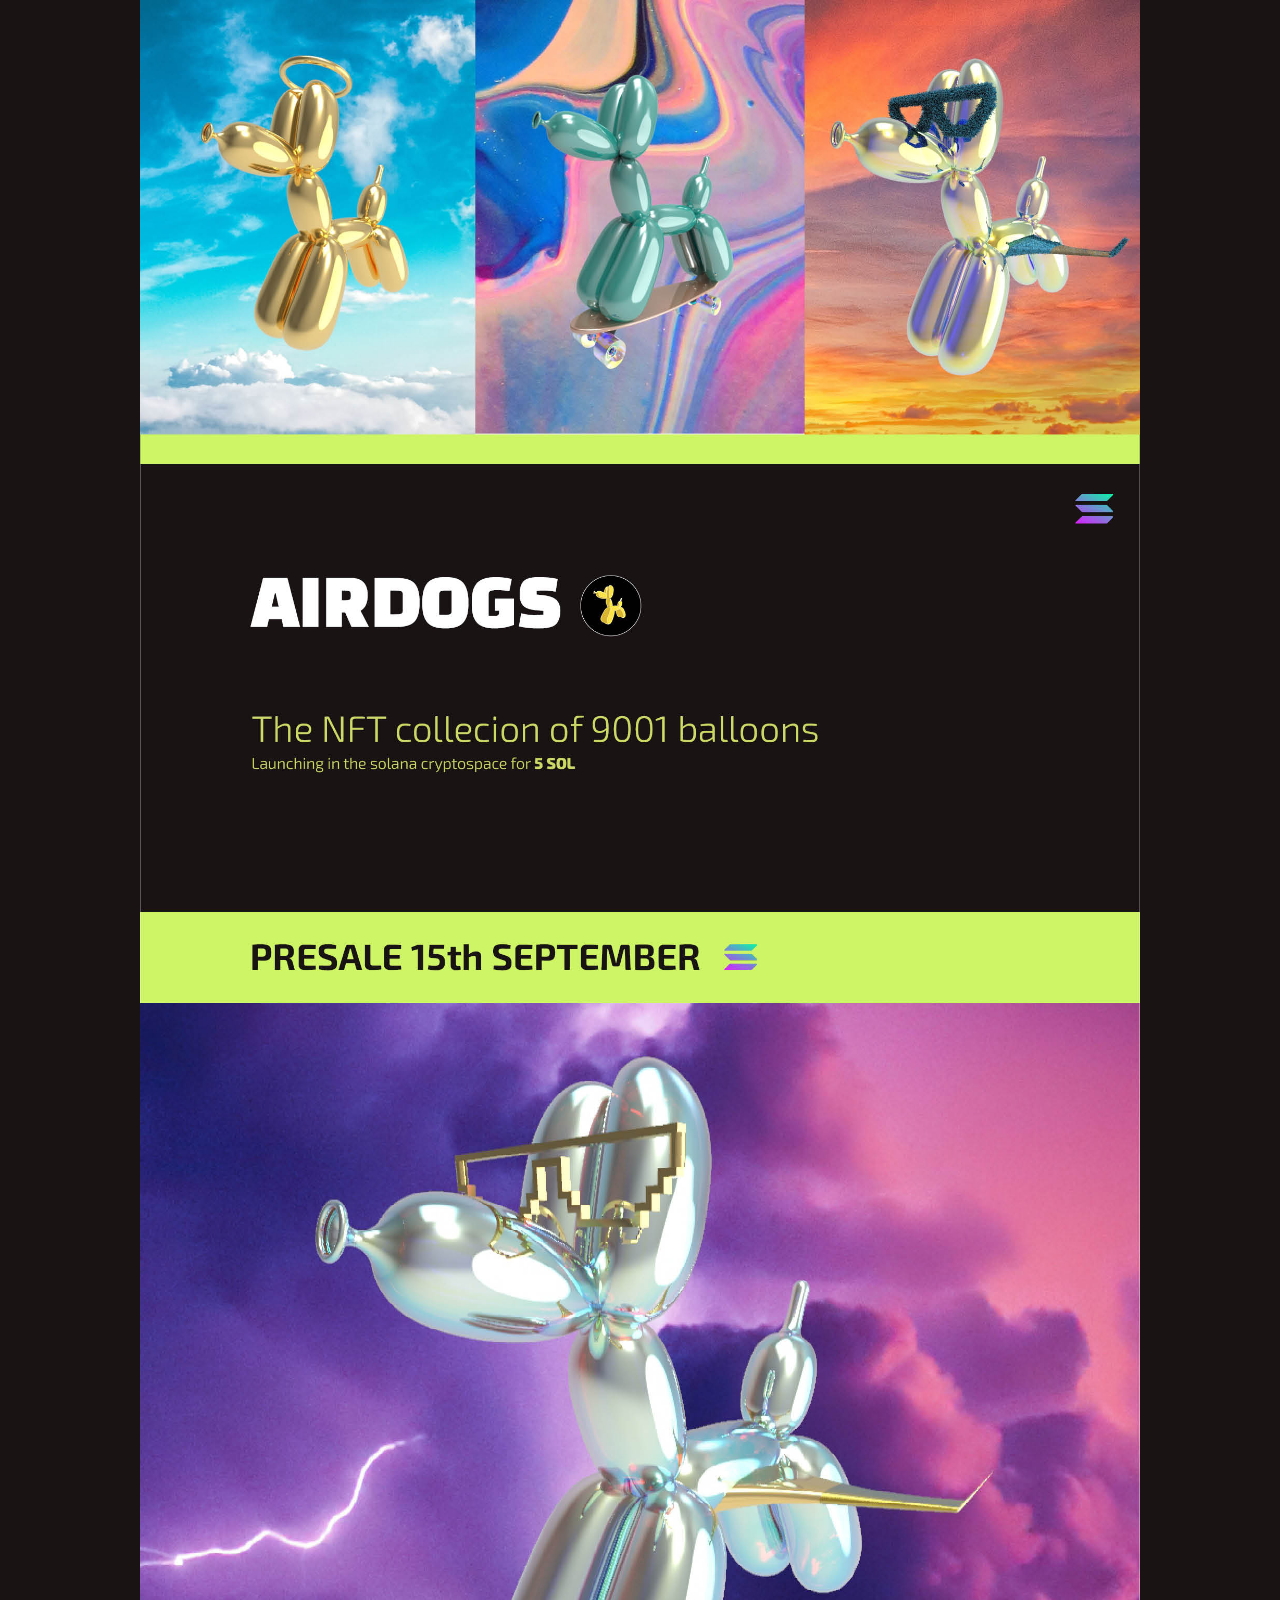
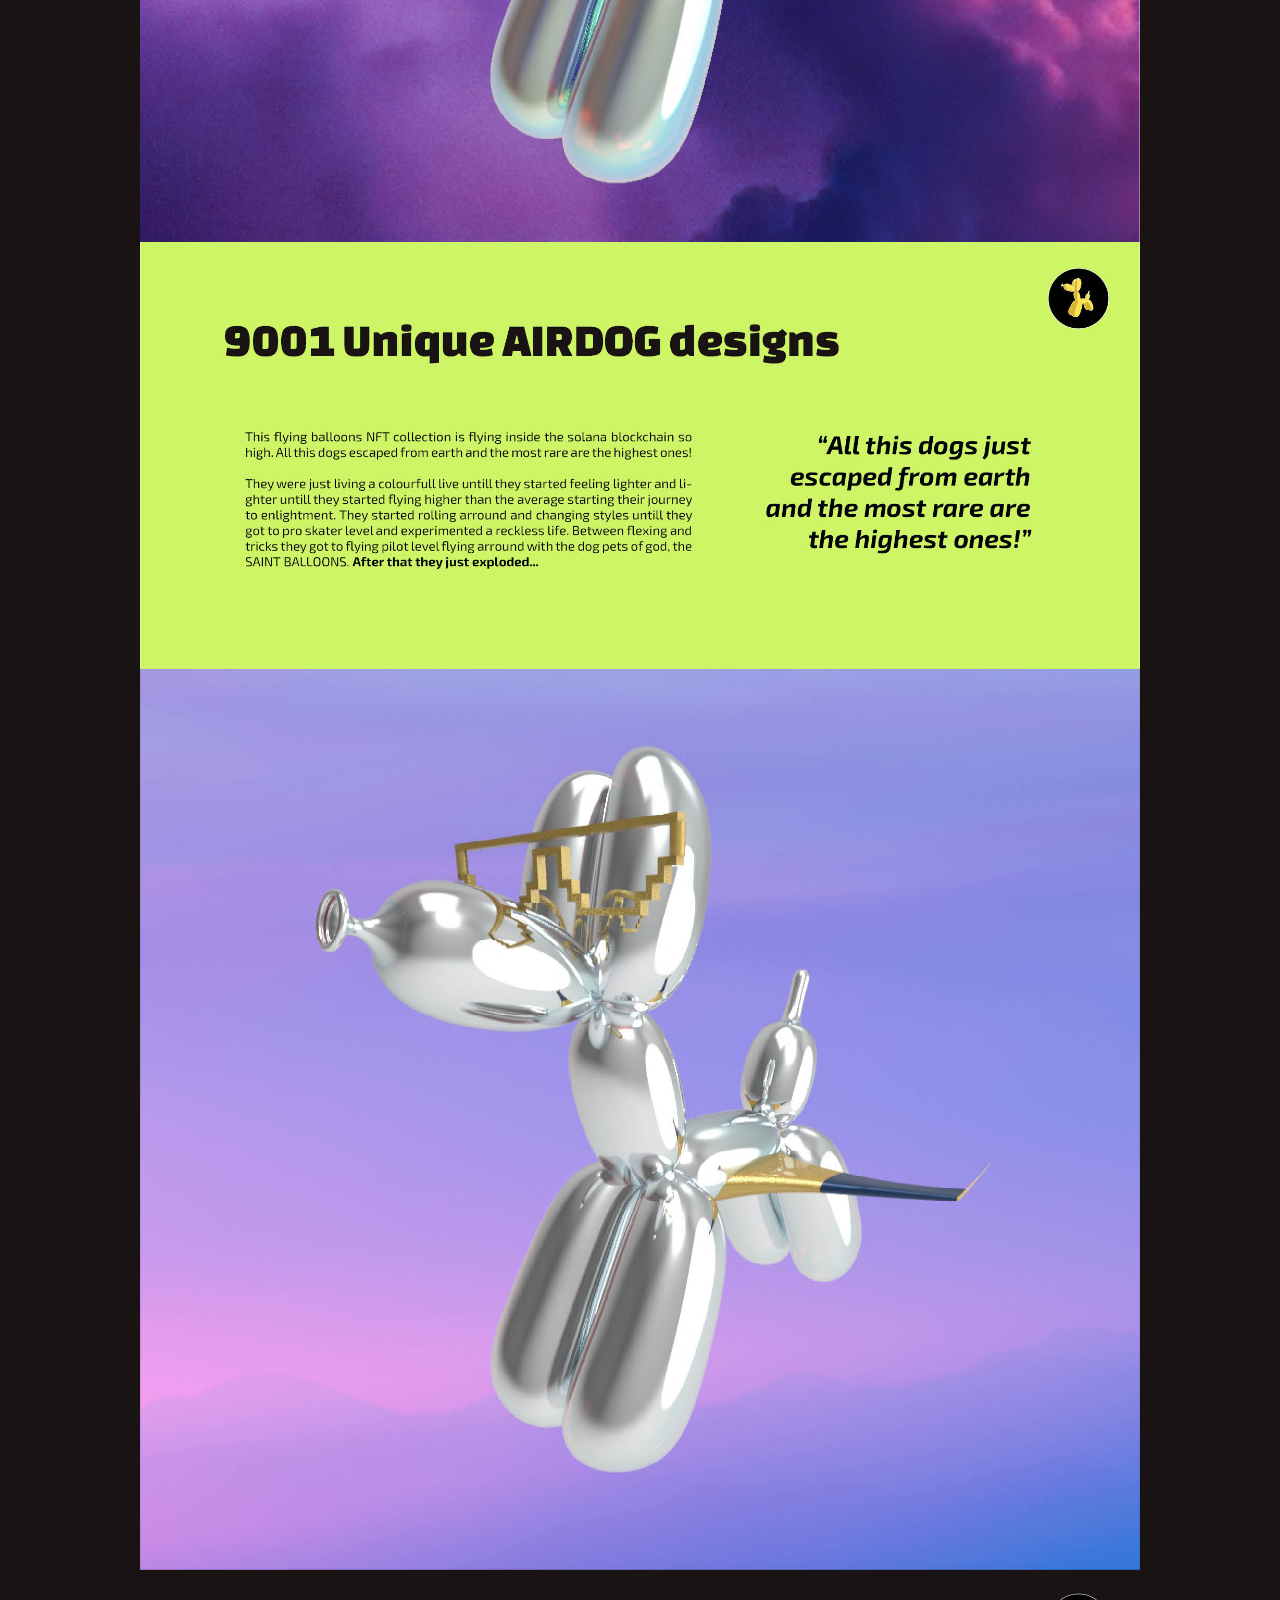
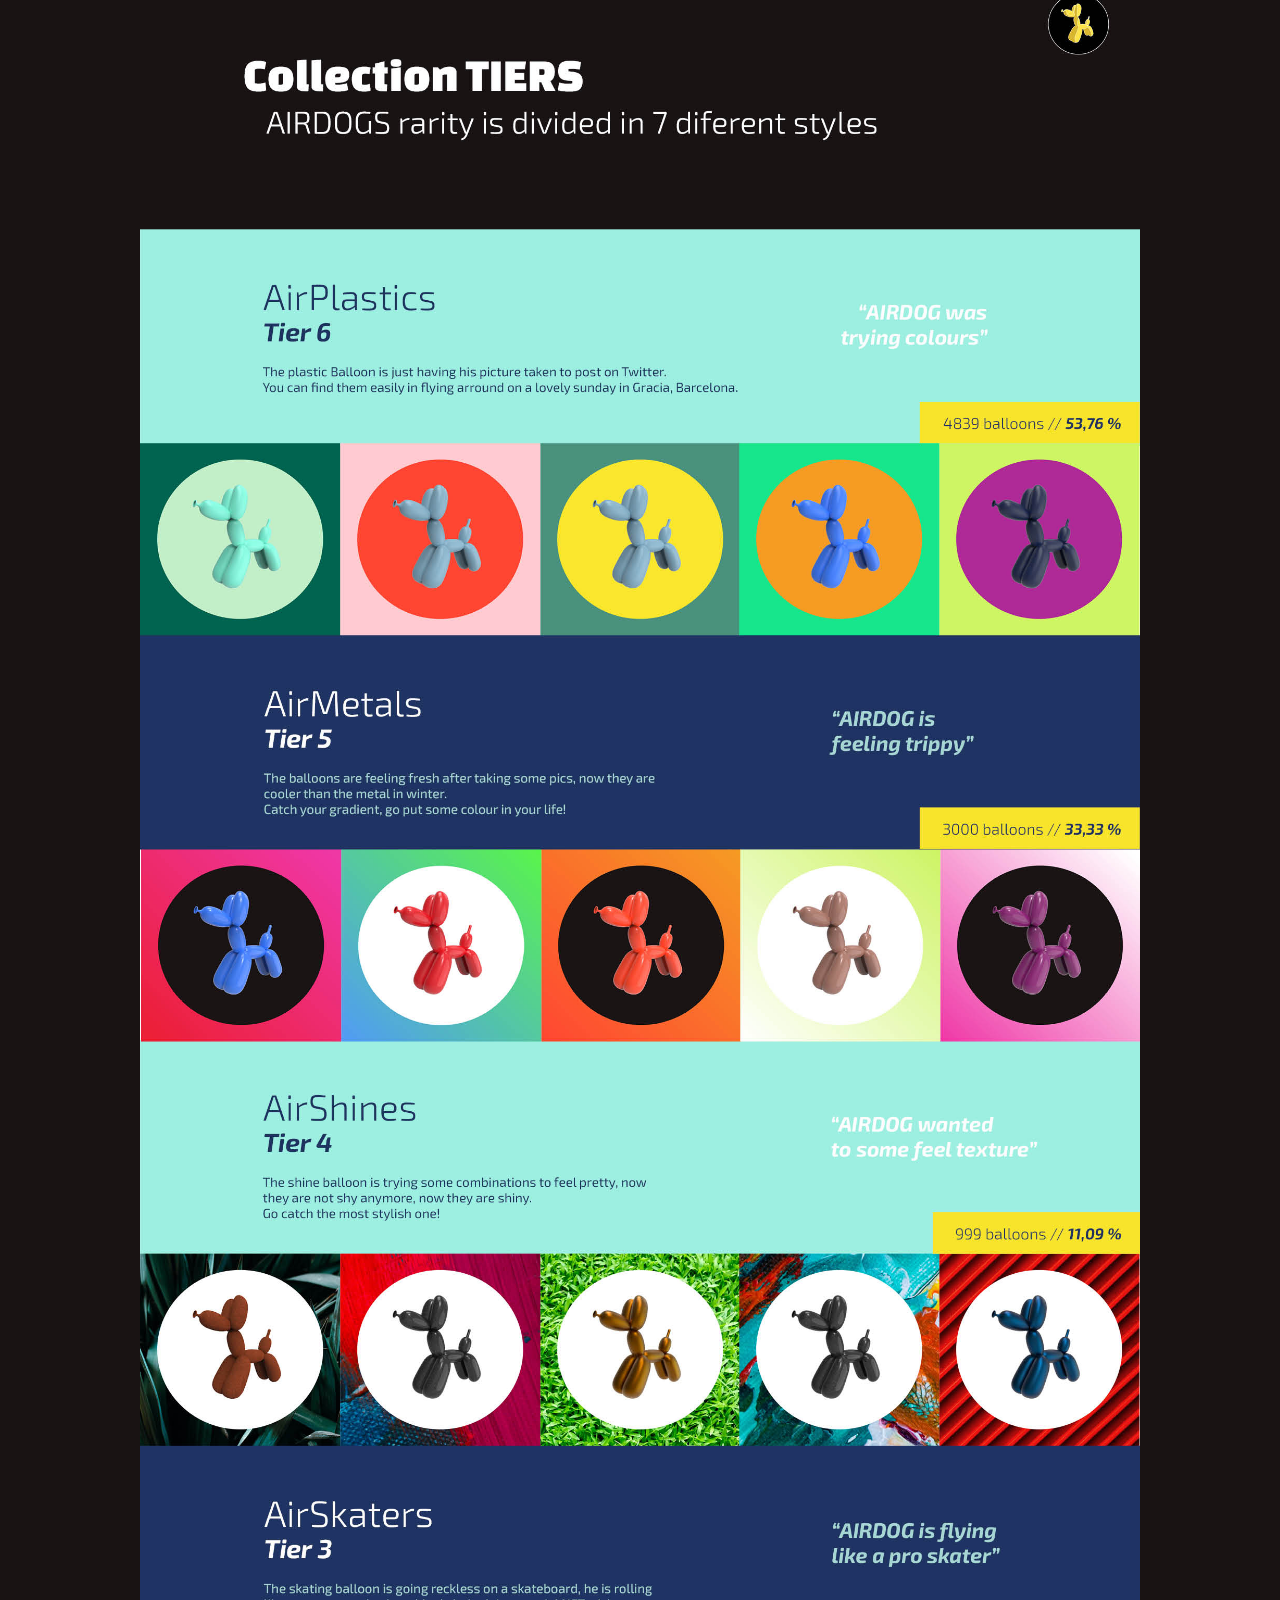
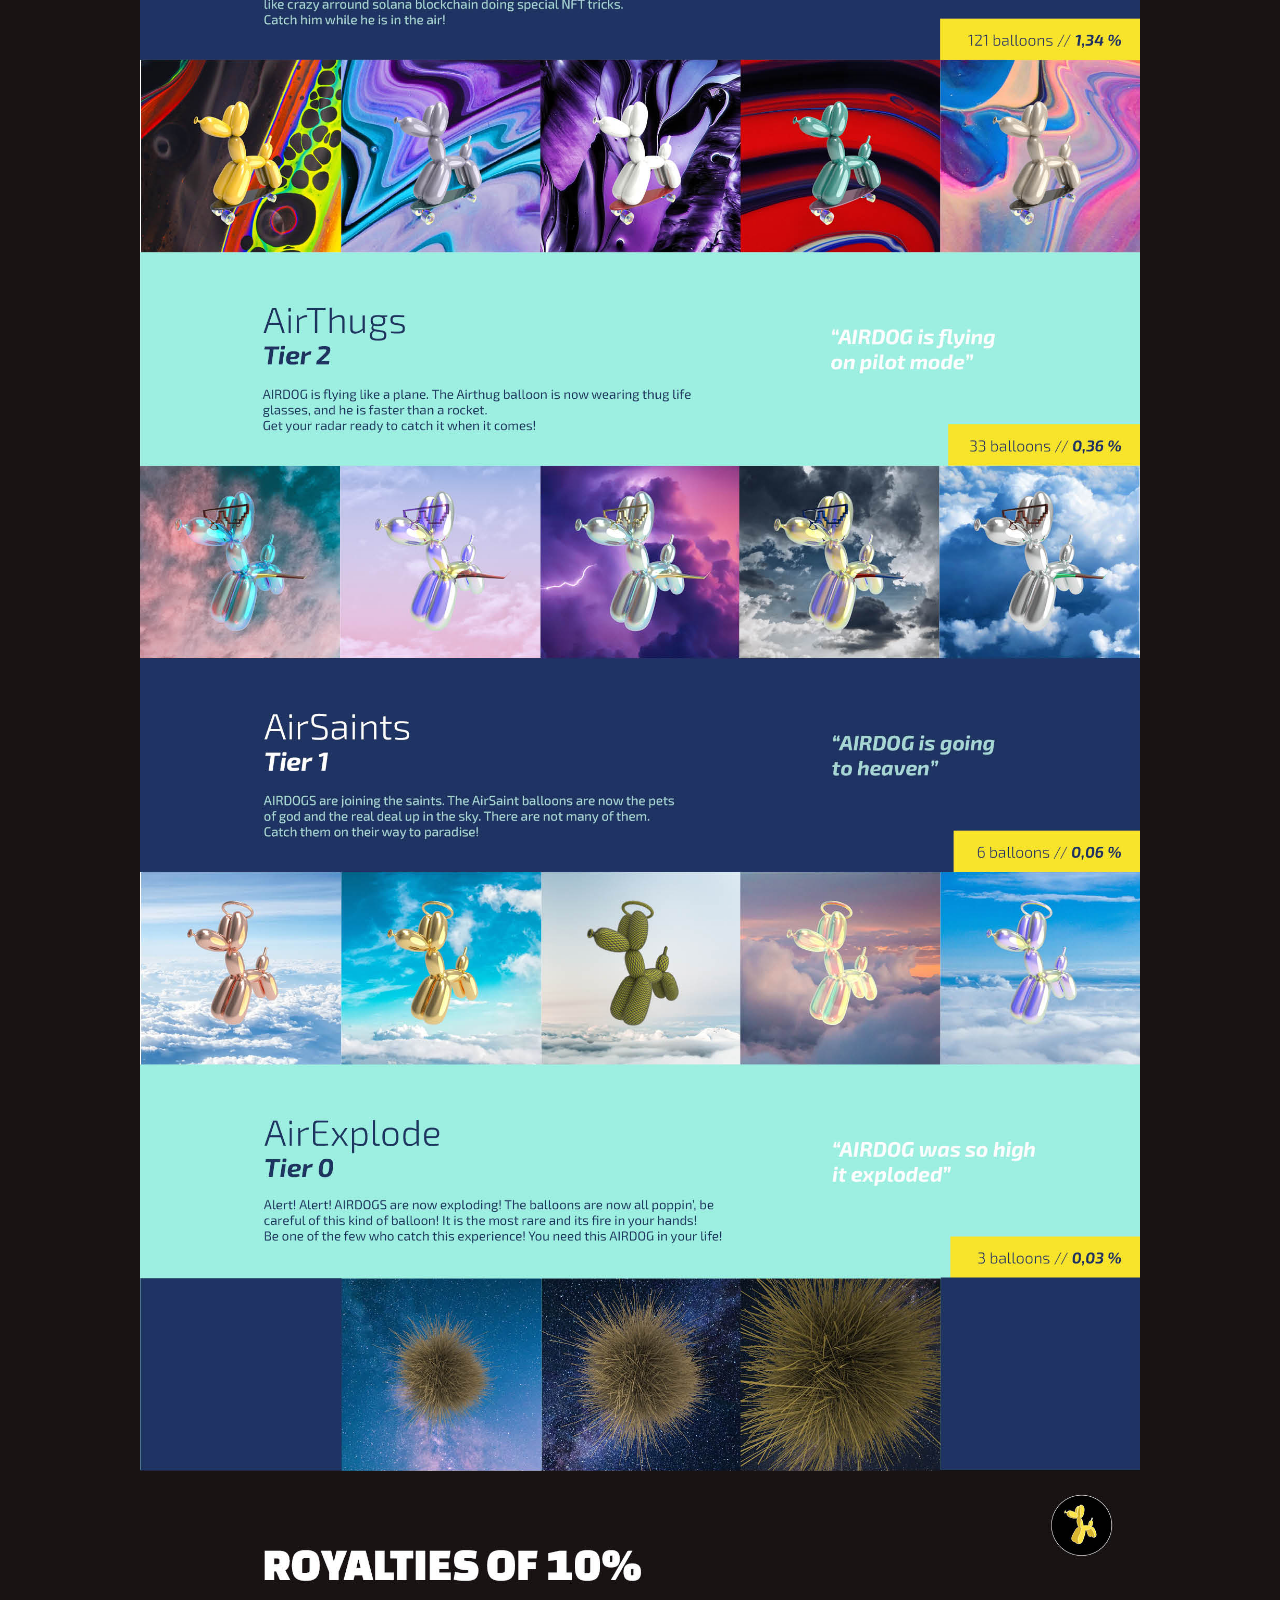
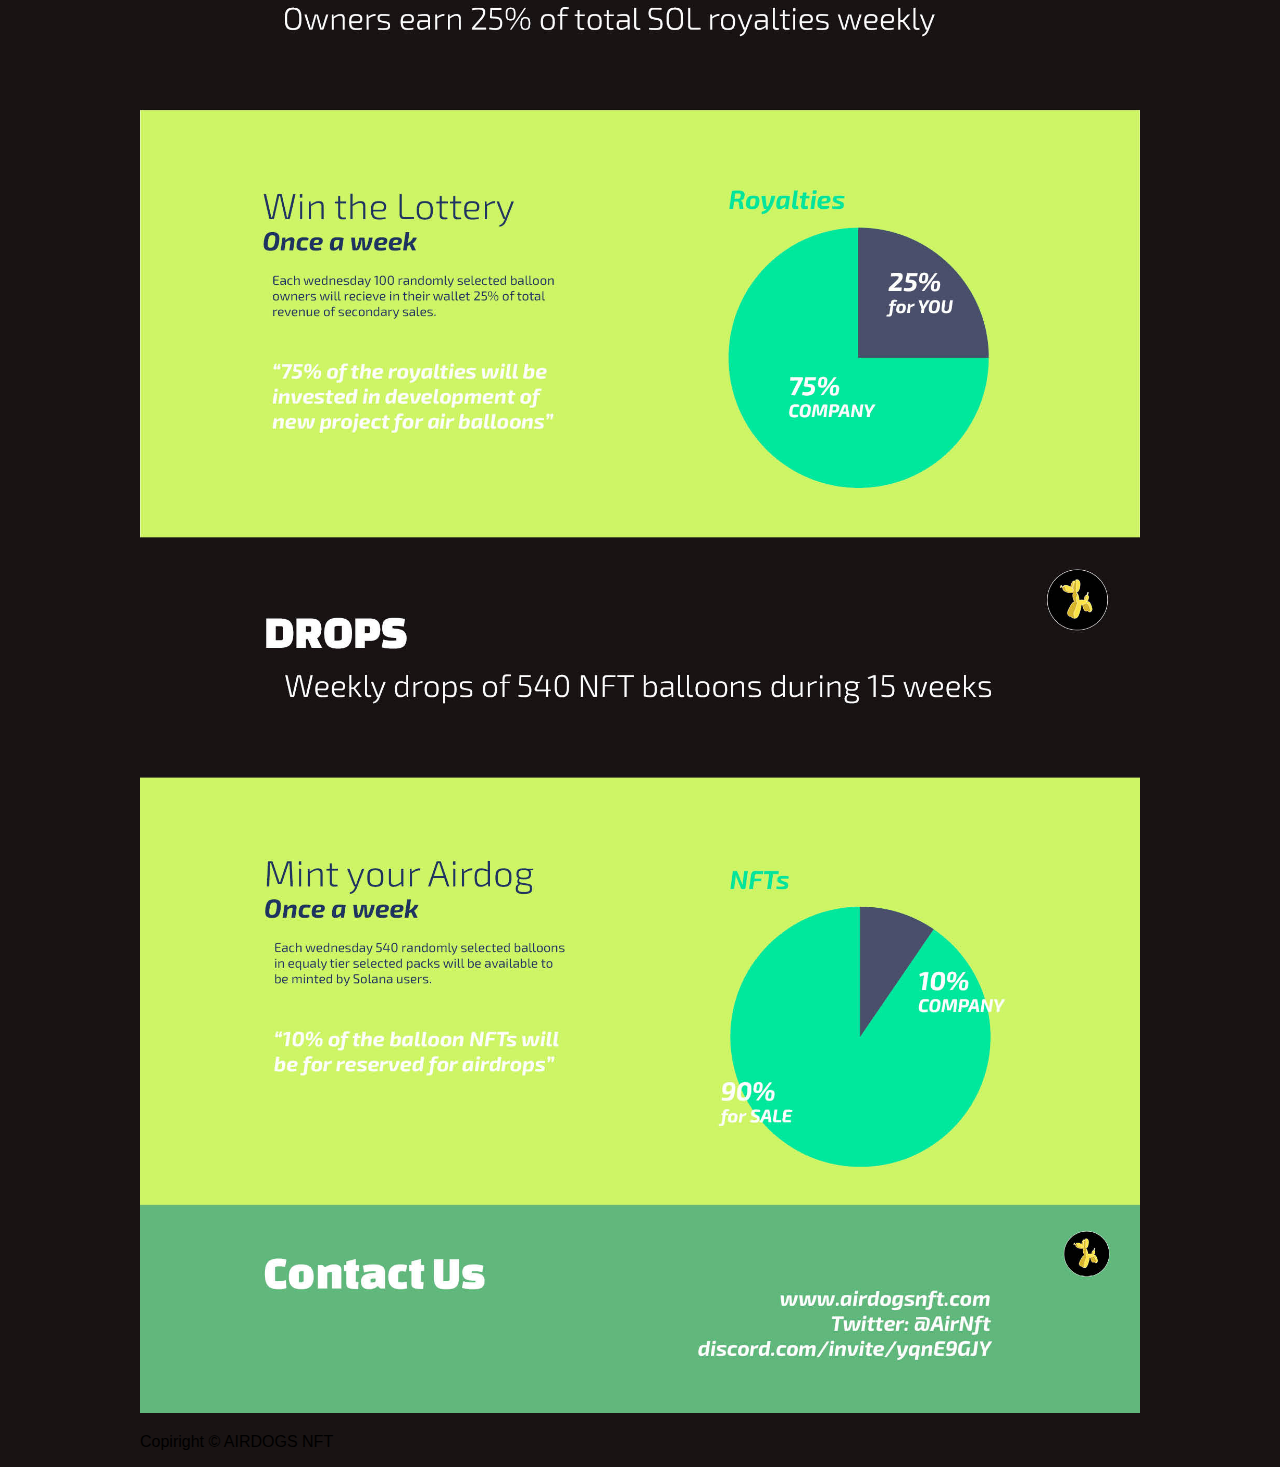
<file: index.html>
<!doctype html>
<html>

<head>
    <meta charset="utf-8" />
    <meta charset="UTF-8">
    <meta http-equiv="X-UA-Compatible" content="IE=edge">
    <meta name="viewport" content="width=device-width, initial-scale=1.0">
    <style>
        img {
            width: 100%;
            height: auto;
        }
    </style>
    <link rel="stylesheet" href="css/styles.css">
</head>

<body>
    <main>
        <section>
            <img src="img/title-roadmap1.jpg" alt="roadmap">
        </section>
    </main>
    <footer>
        <p>Copiright &copy; AIRDOGS NFT</p>
    </footer>
</body>

</html>
</file>
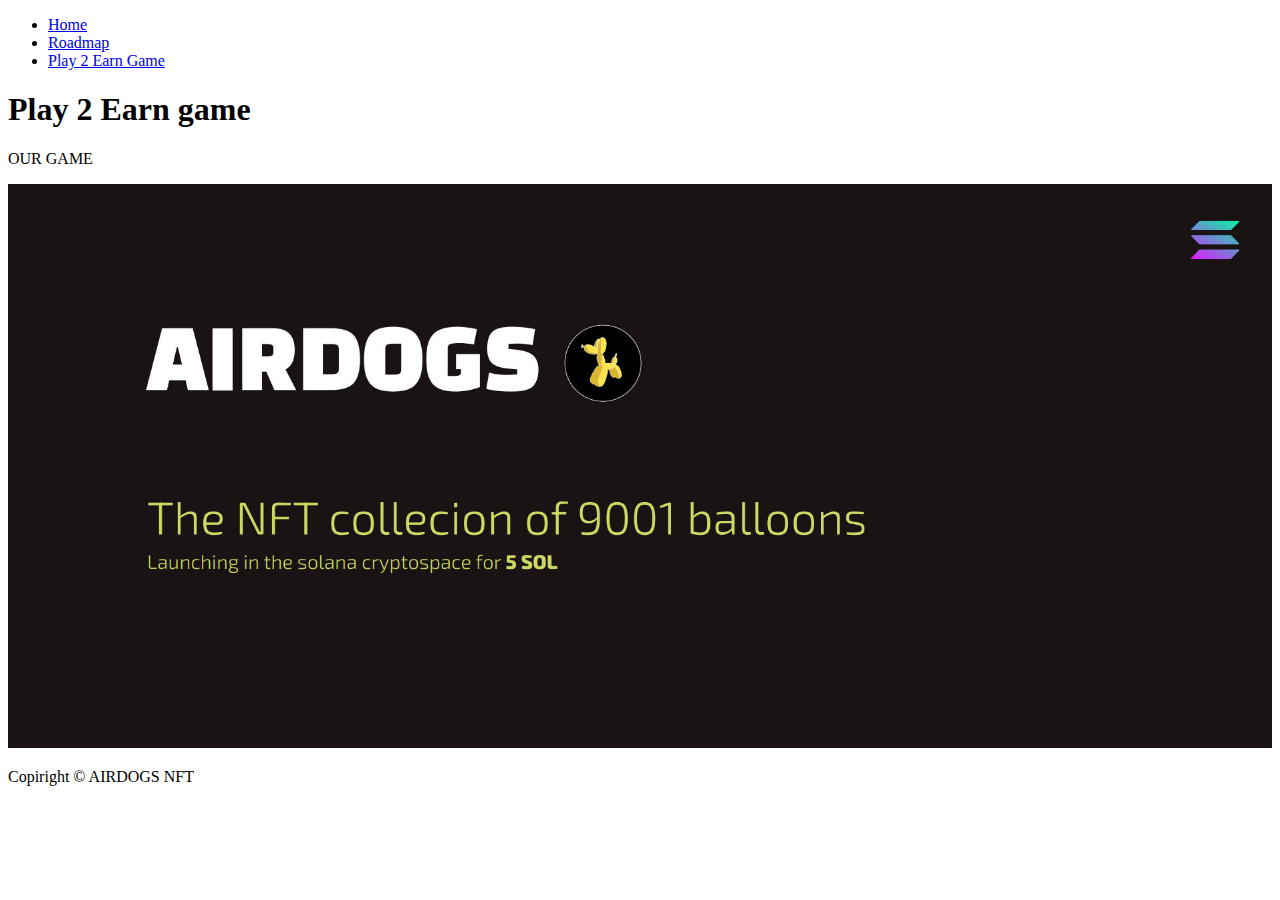
<file: p2e-games.html>
<!doctype html>
<html>
       <head>
           <meta charset="utf-8"/>
           <meta charset="UTF-8">
            <meta http-equiv="X-UA-Compatible" content="IE=edge">
            <meta name="viewport" content="width=device-width, initial-scale=1.0">
            <style>
                img{
                    width: 100%;
                    height: auto;
                }
            </style>
           <title>AIRDOGS WEBPAGE</title>
       </head>
           <body>
               <header>
                   <nav>
                       <ul>
                        <li><a href="index.html">Home</a></li>
                        <li><a href="roadmap.html">Roadmap</a></li>
                        <li><a href="p2e-games.html">Play 2 Earn Game</a></li>
                       </ul>
                   </nav>
               </header>
              <main>
                   <h1>Play 2 Earn game</h1>
                   <p>OUR GAME</p>
                   <img src="img/title-roadmap.jpg" alt="header">
              </main>
              <footer>
                <p>Copiright &copy; AIRDOGS NFT</p>
            </footer>
           </body>
</html>
</file>
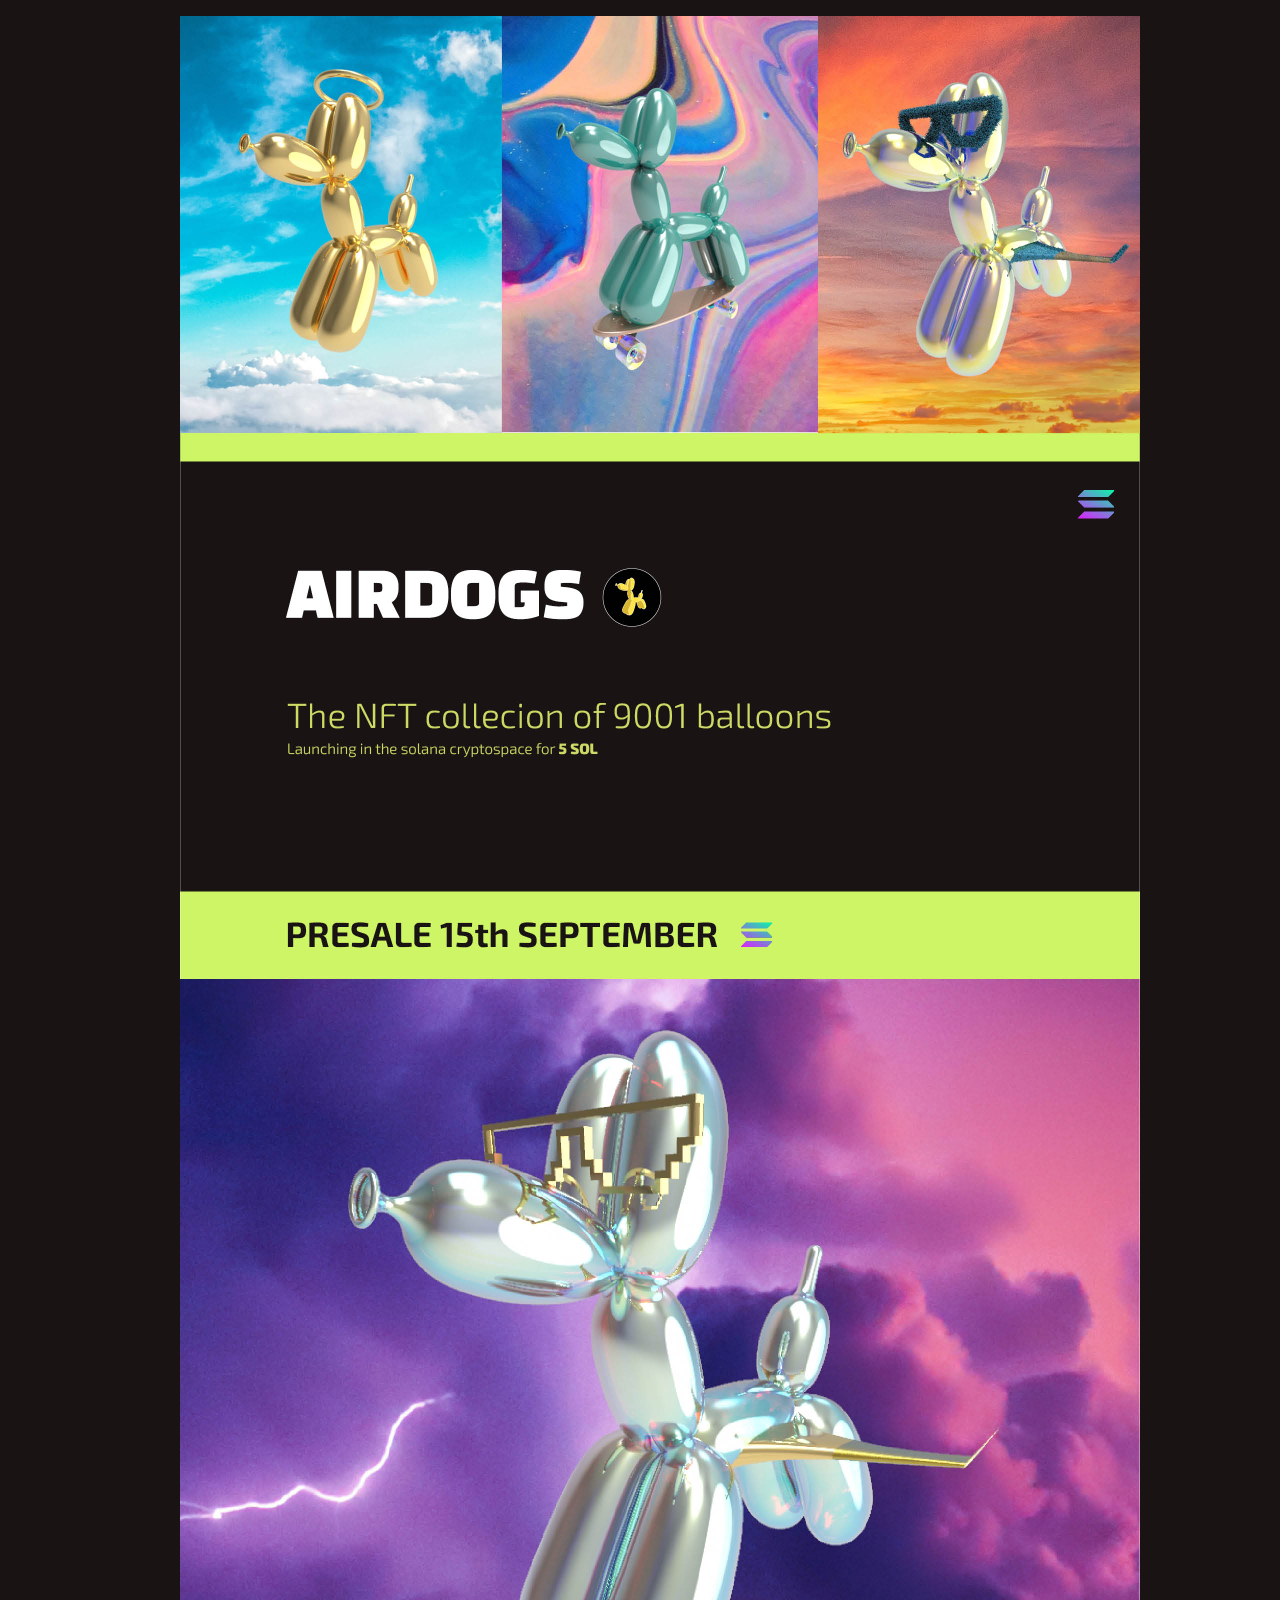
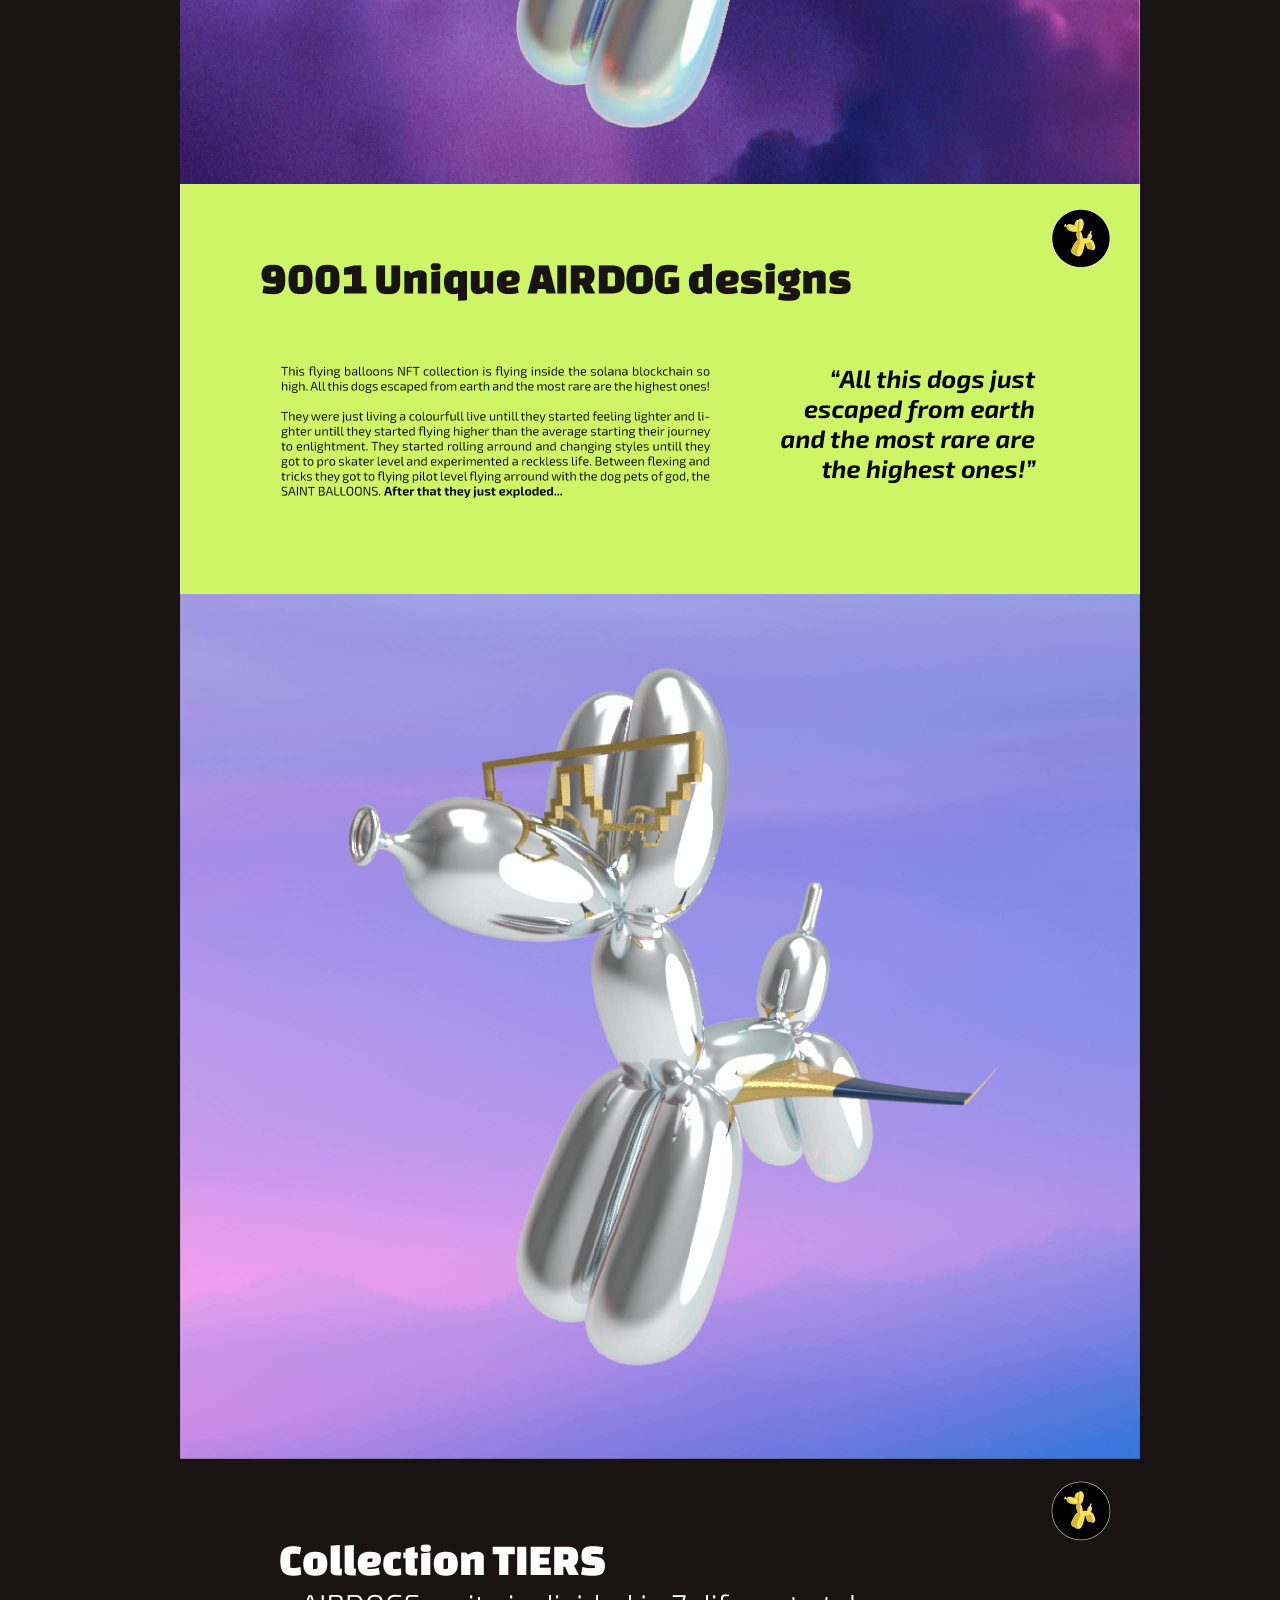
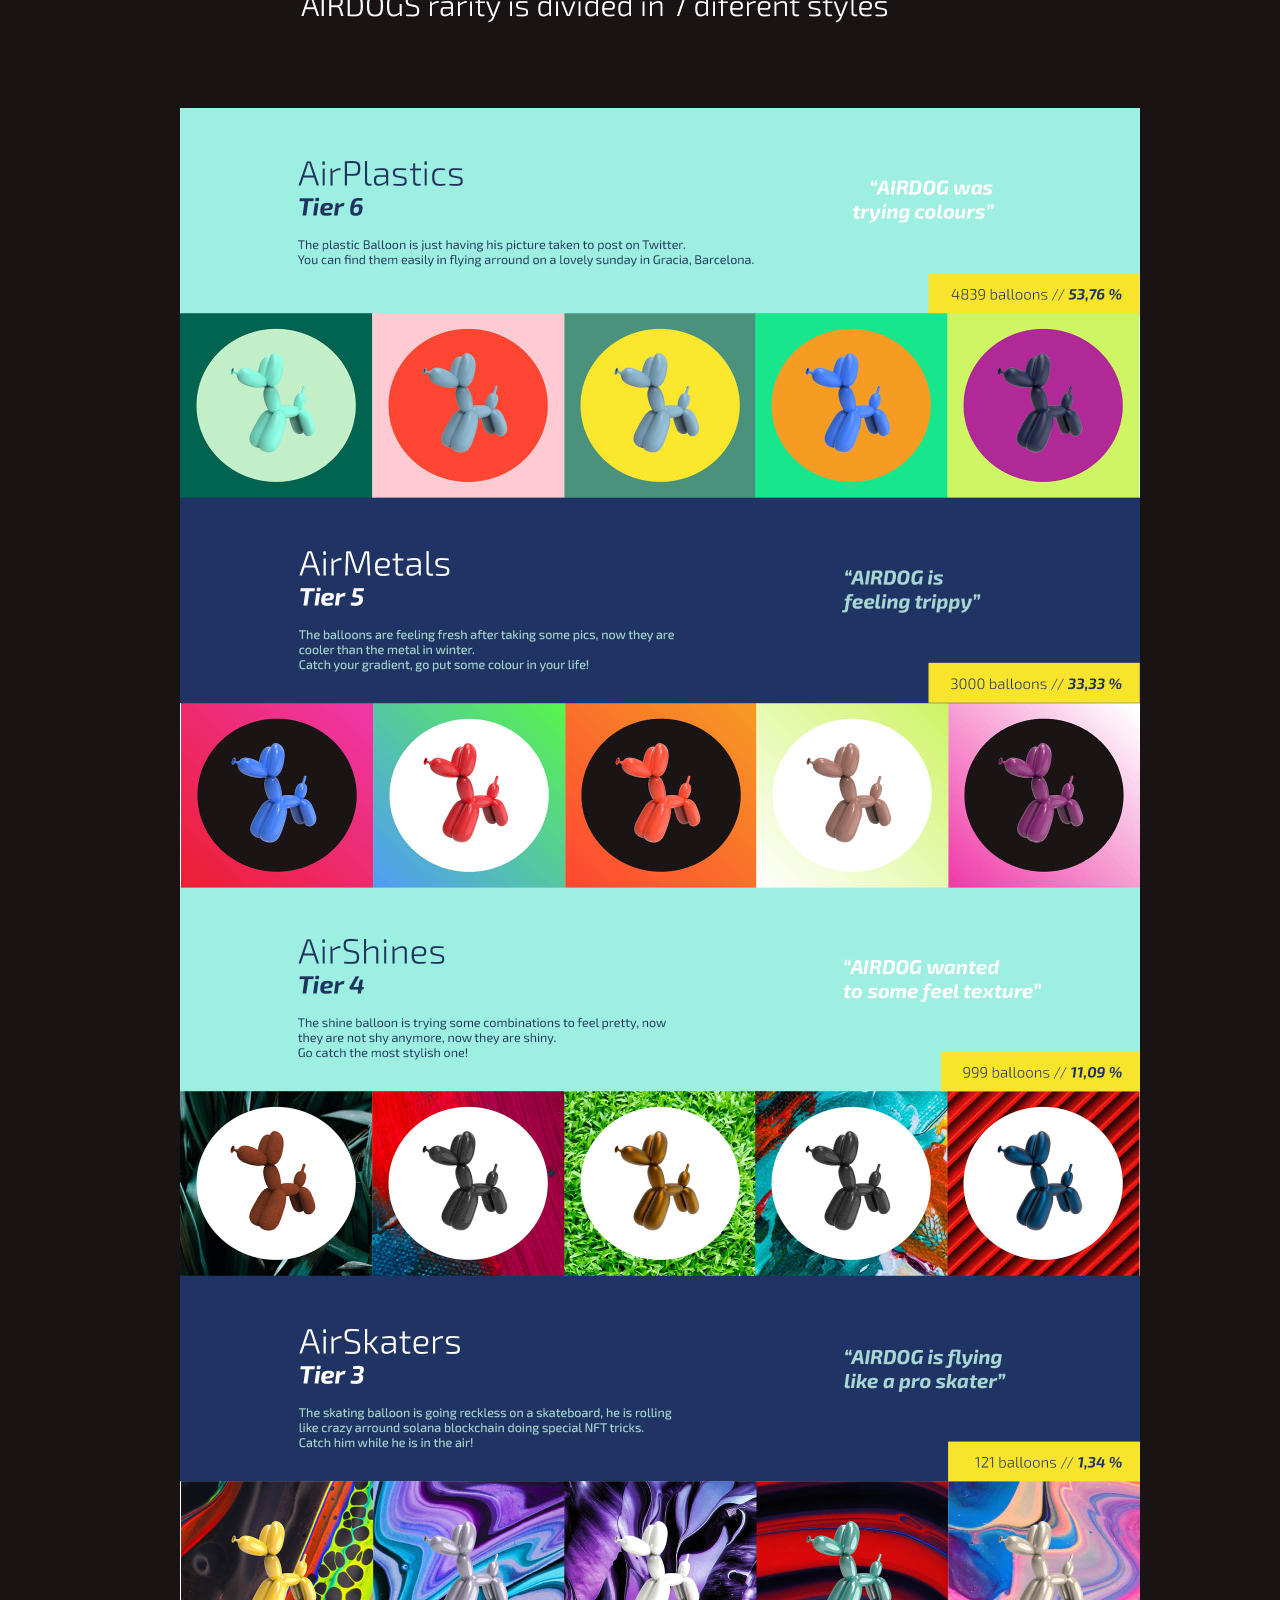
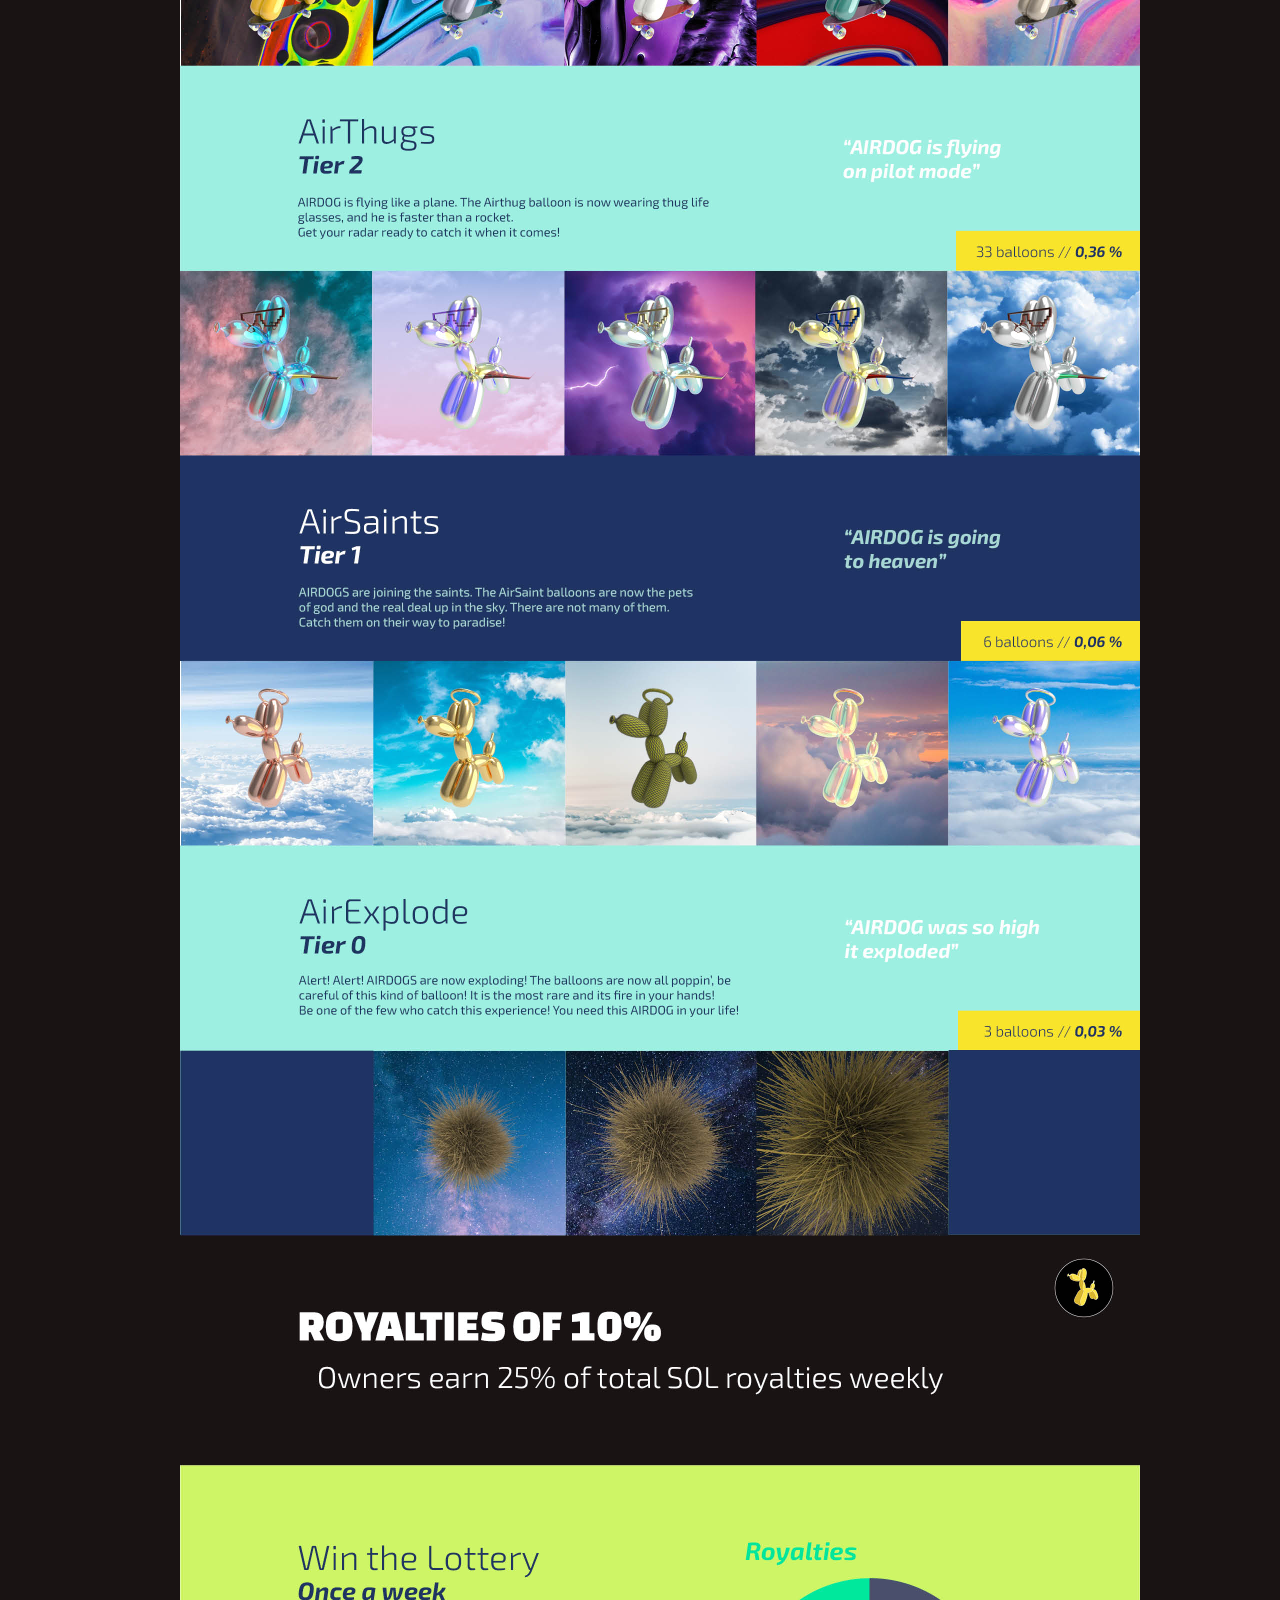
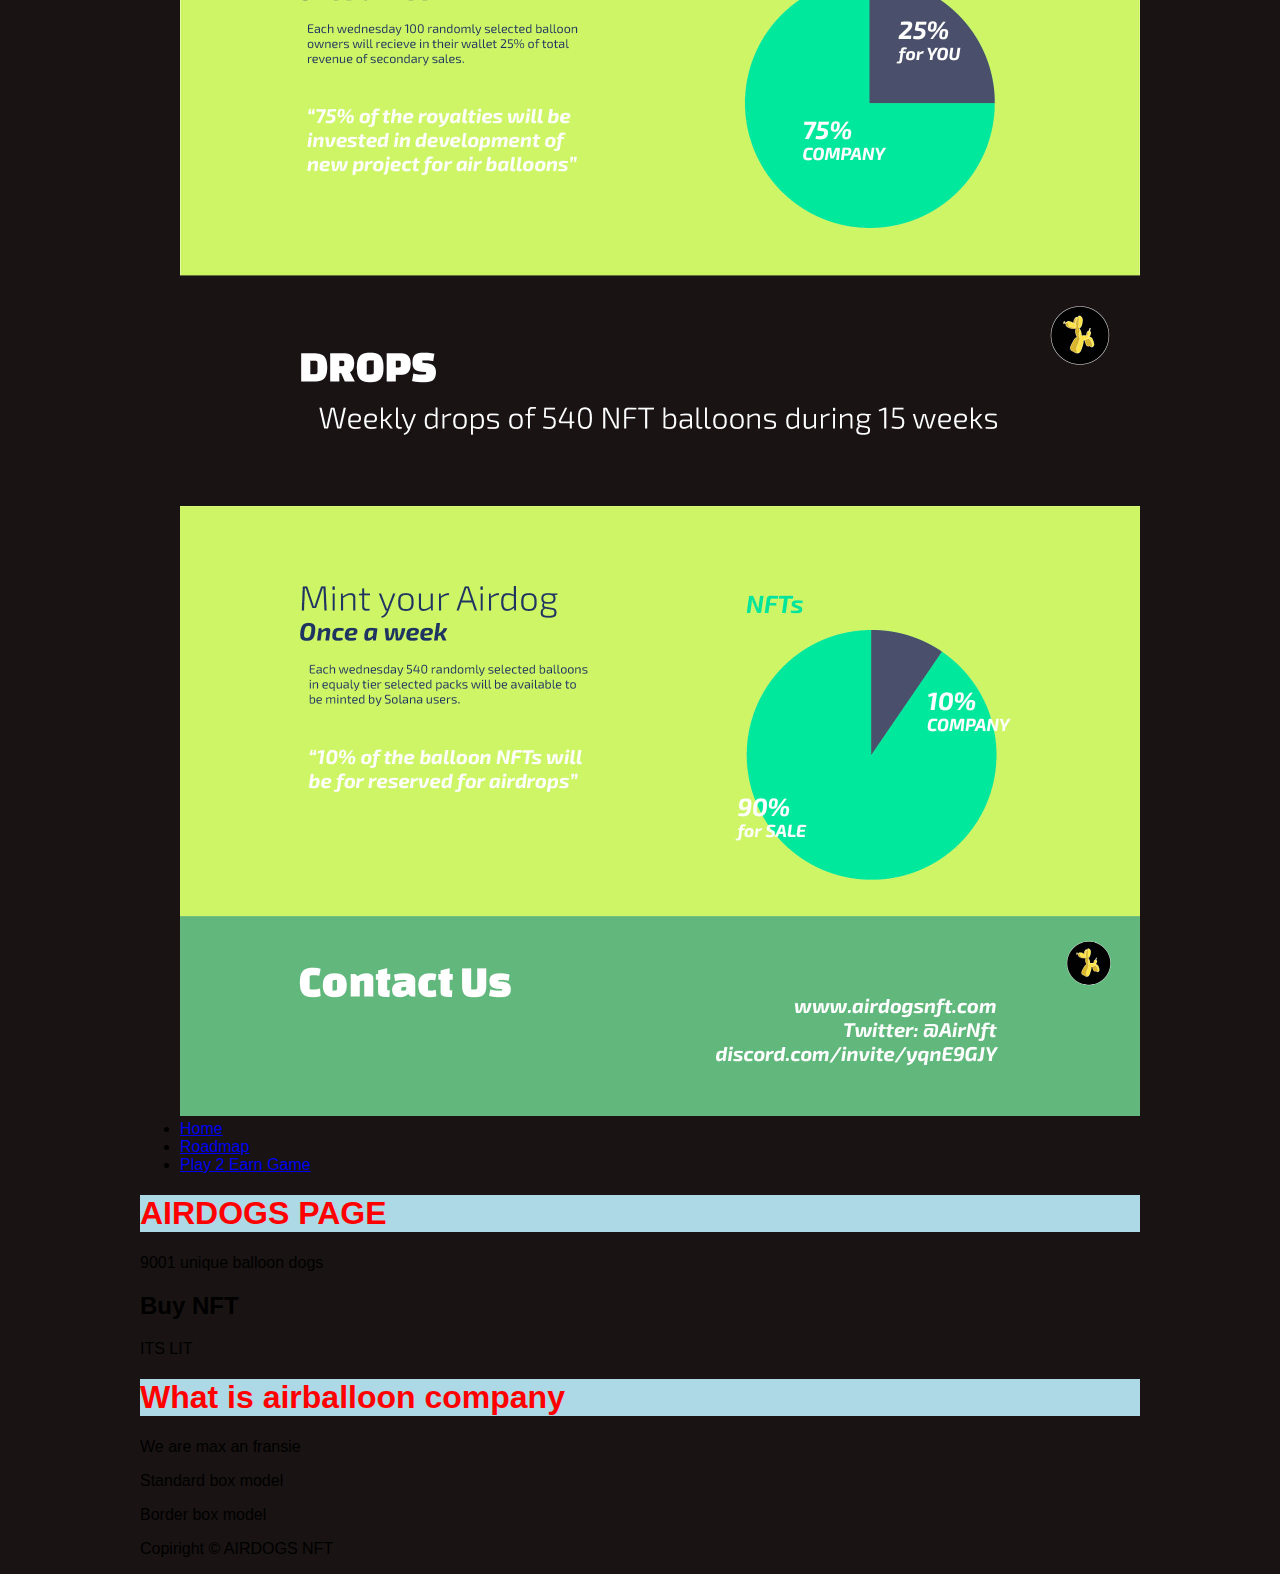
<file: prueba.html>
<!doctype html>
<html>

<head>
    <meta charset="utf-8" />
    <meta charset="UTF-8">
    <meta http-equiv="X-UA-Compatible" content="IE=edge">
    <meta name="viewport" content="width=device-width, initial-scale=1.0">
    <style>
        img {
            width: 100%;
            height: auto;
        }
    </style>
    <title>AIRDOGS WEBPAGE</title>
    <link rel="stylesheet" href="css/styles.css">
</head>

<body>
    <header>
        <nav>
            <ul>
                <img src="img/title-roadmap1.jpg" alt="header">
                <li><a href="index.html">Home</a></li>
                <li><a href="roadmap.html">Roadmap</a></li>
                <li><a href="p2e-games.html">Play 2 Earn Game</a></li>
            </ul>
        </nav>
    </header>
    <main>
        <section>
            <h1 class="new-color">AIRDOGS PAGE</h1>
            <p>9001 unique balloon dogs</p>
            <h2>Buy NFT</h2>
            <p>ITS LIT</p>
        </section>
        <section>
            <h1>What is airballoon company</h1>
            <p>We are max an fransie</p>
            <section class="standard-box">
                <p>Standard box model</p>
            </section>
            <section class="Border-box">
                <p>Border box model</p>
            </section>
        </section>
    </main>
    <footer>
        <p>Copiright &copy; AIRDOGS NFT</p>
    </footer>
</body>

</html>
</file>
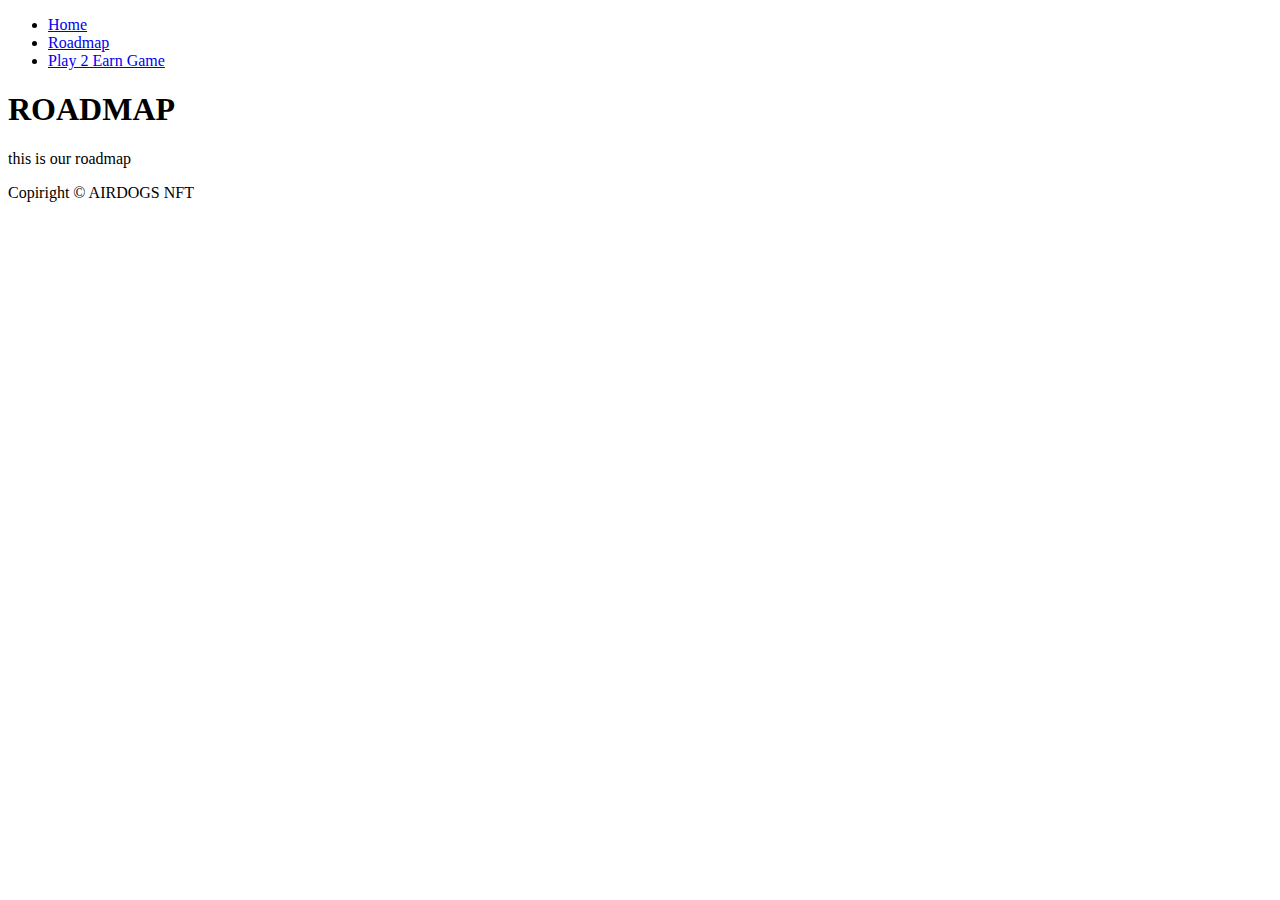
<file: roadmap.html>
<!DOCTYPE html>
<html lang="en">
<head>
    <meta charset="UTF-8">
    <meta http-equiv="X-UA-Compatible" content="IE=edge">
    <meta name="viewport" content="width=device-width, initial-scale=1.0">
    <title>Roadmap</title>
</head>
<body>
    <header>
        <nav>
            <ul>
                <li><a href="index.html">Home</a></li>
                <li><a href="Roadmap.html">Roadmap</a></li>
                <li><a href="p2e-games.html">Play 2 Earn Game</a></li>
            </ul>
        </nav>
    </header>
    <main>
        <h1>ROADMAP</h1>
         <p>this is our roadmap</p>
    </main>
    <footer>
        <p>Copiright &copy; AIRDOGS NFT</p>
    </footer>

    
</body>
</html>
</file>
<file: css/styles.css>
html {
  font-size: 100%;
  font-family: Arial, Helvetica, sans-serif;
}

/*colour of the background*/

body {
  background-color: #191313;
  max-width: 1000px;
  margin: 0 auto;
}

h1 {
  color: red;
  background-color: lightblue;
}
.standard-box-black {
  background-color: #191313;
  width: 1920px;
  padding: 1000;
  border: 0px;
  margin: 0px;
}
</file>
